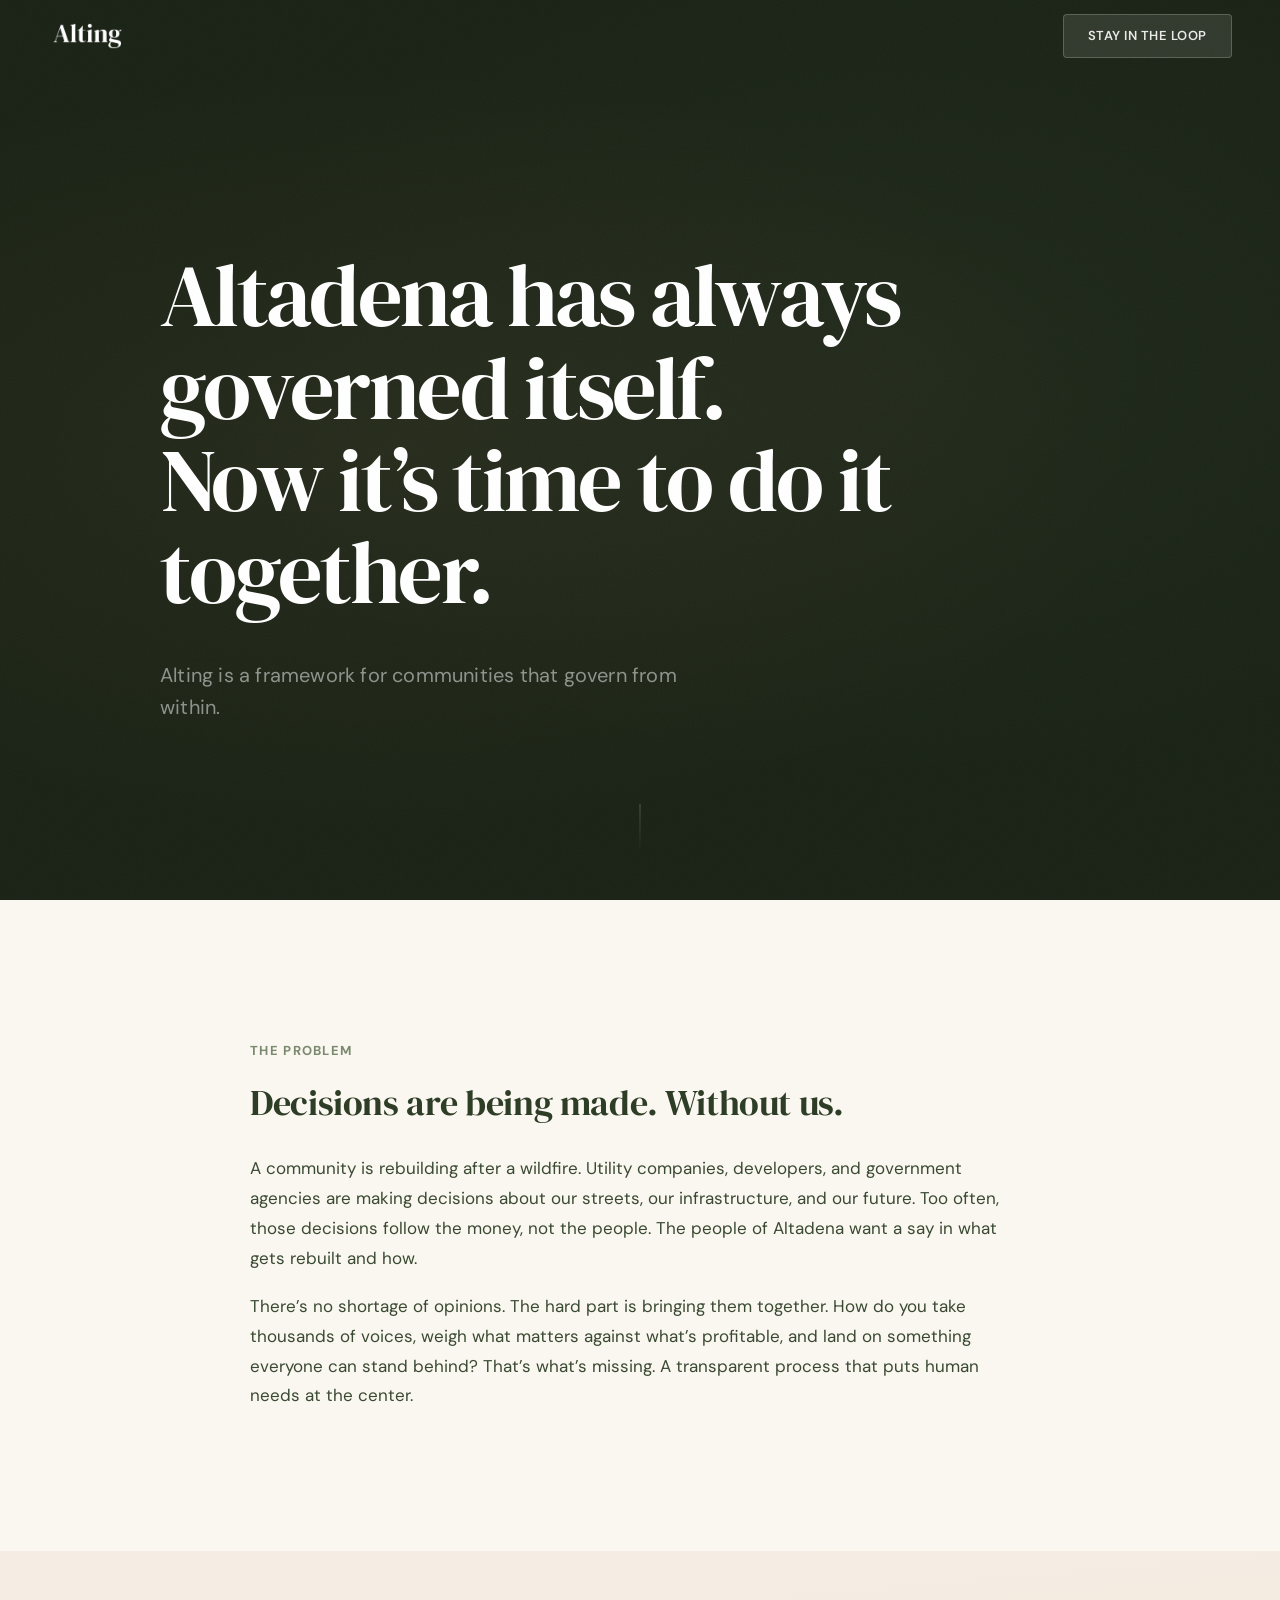
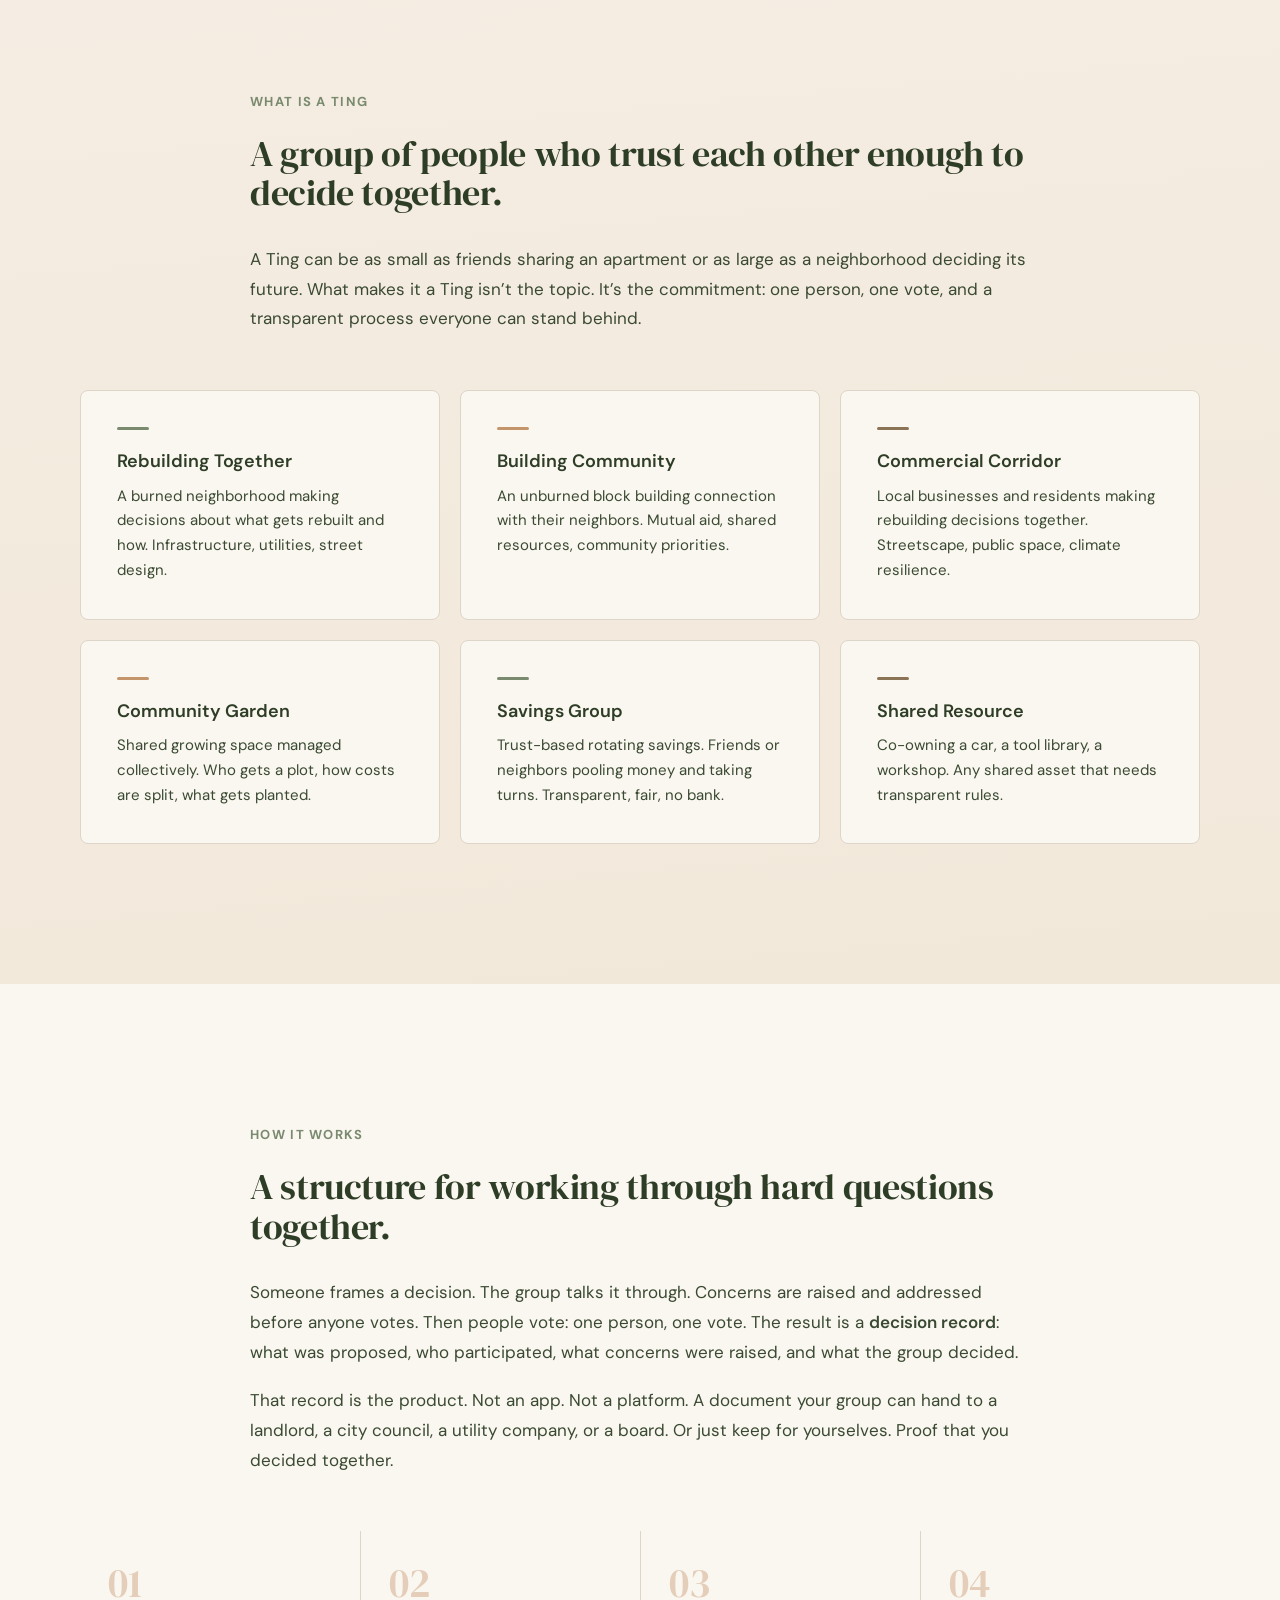
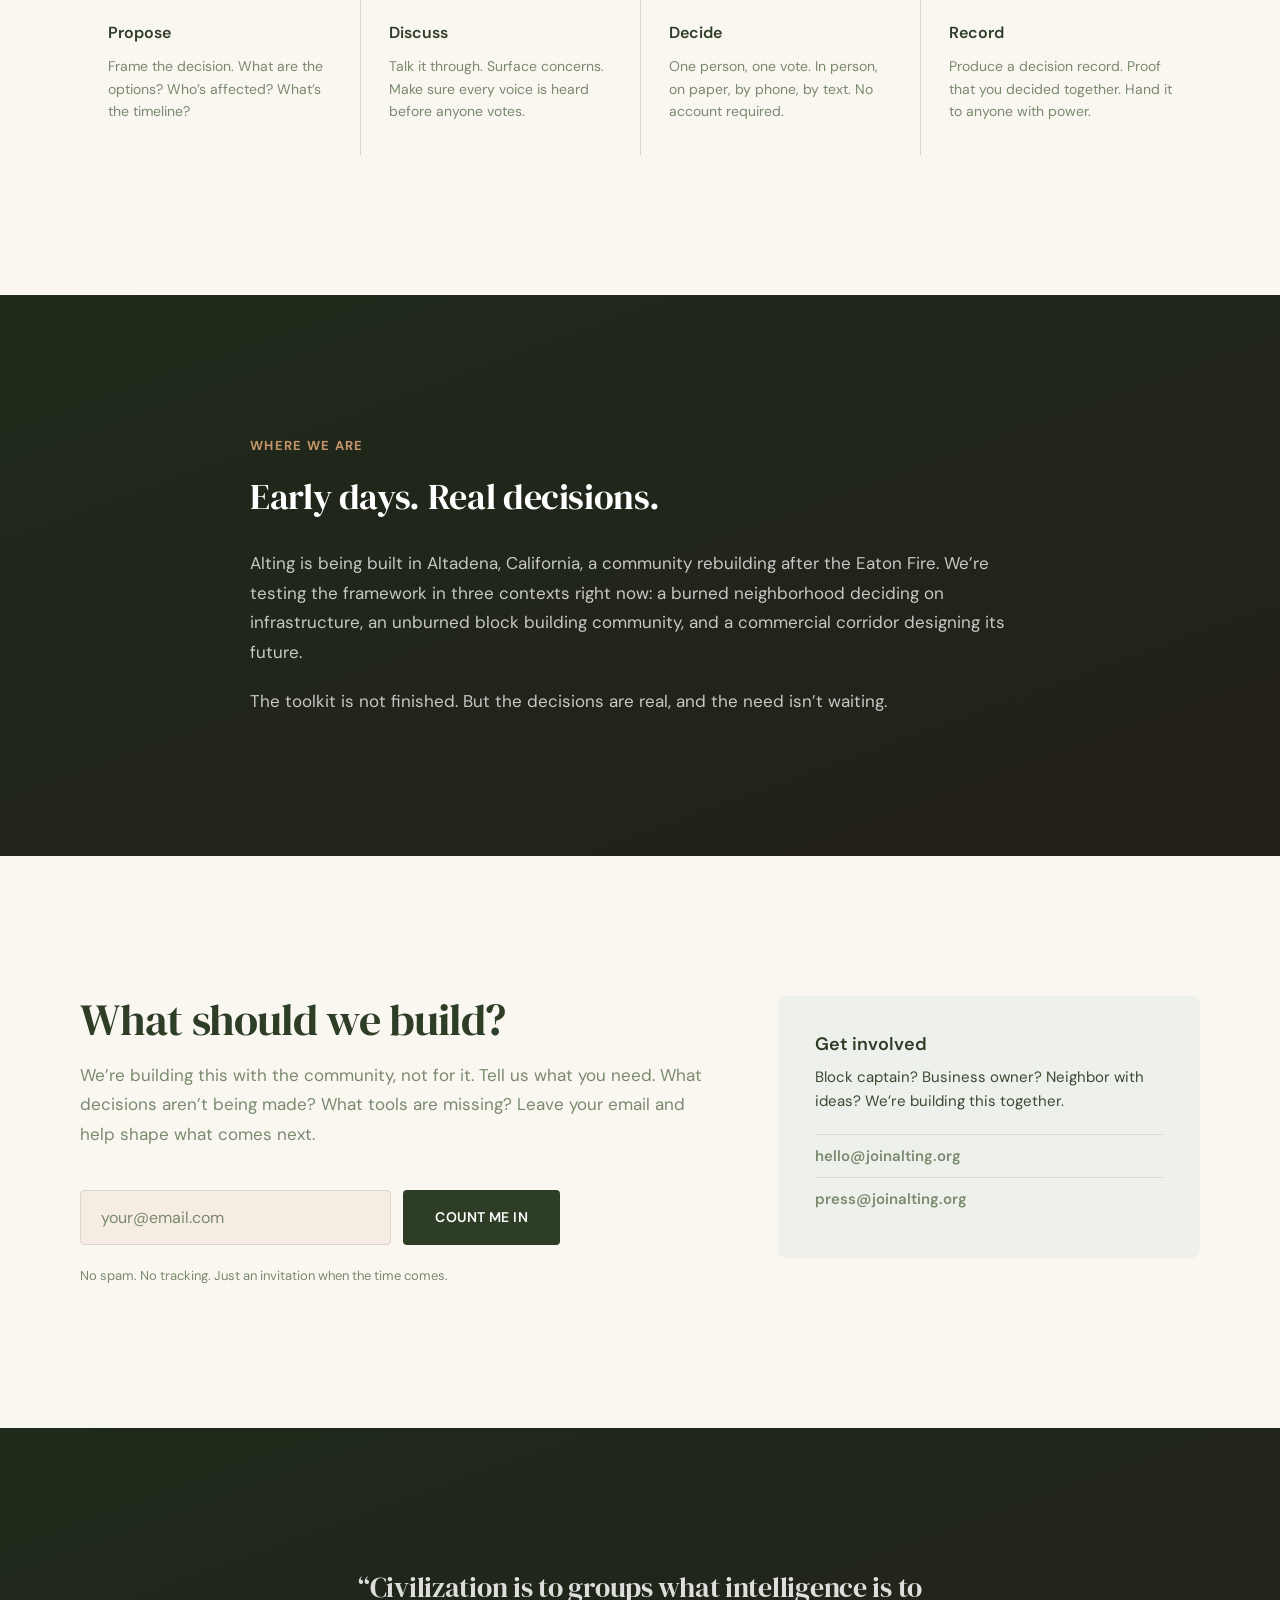
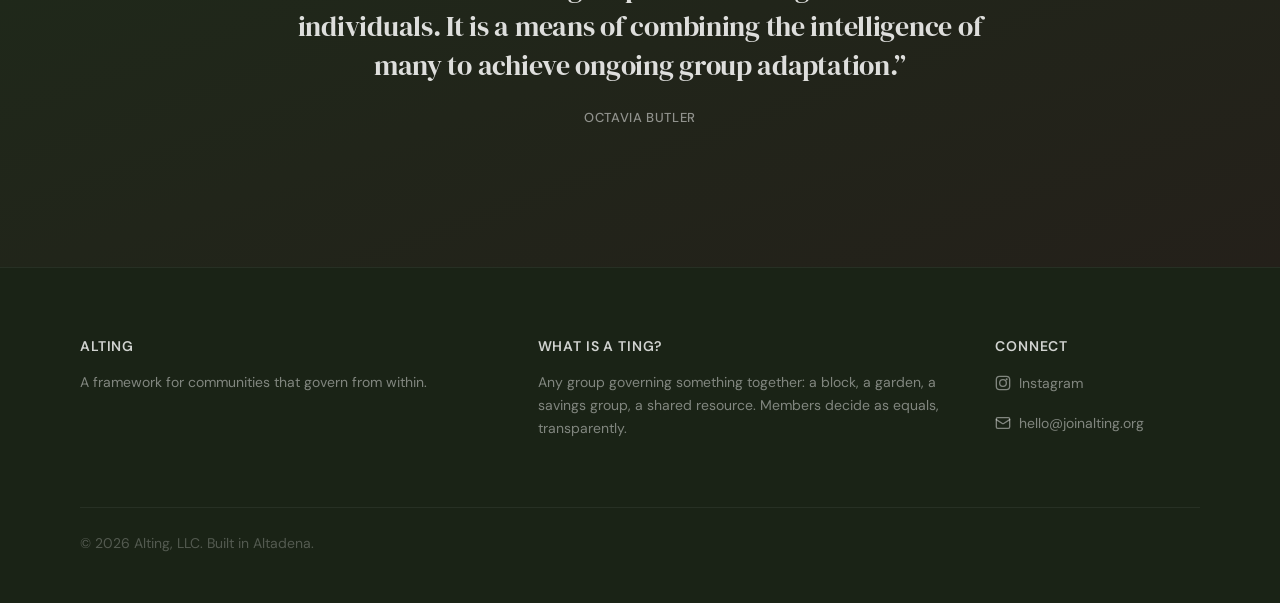
<file: index.html>
<!DOCTYPE html>
<html lang="en">
<head>
  <meta charset="UTF-8">
  <meta name="viewport" content="width=device-width, initial-scale=1.0">
  <title>Alting &mdash; Govern From Within</title>
  <meta name="description" content="Alting is a framework for communities that govern from within. Built in Altadena, California.">

  <!-- Open Graph -->
  <meta property="og:type" content="website">
  <meta property="og:url" content="https://joinalting.org/">
  <meta property="og:title" content="Alting &mdash; Govern From Within">
  <meta property="og:description" content="A framework for communities that govern from within. Piloting in Altadena, California.">
  <meta property="og:image" content="https://joinalting.org/img/og-image.png">
  <meta property="og:image:width" content="1200">
  <meta property="og:image:height" content="630">

  <!-- Twitter/X -->
  <meta name="twitter:card" content="summary_large_image">
  <meta name="twitter:title" content="Alting &mdash; Govern From Within">
  <meta name="twitter:description" content="A framework for communities that govern from within. Piloting in Altadena, California.">
  <meta name="twitter:image" content="https://joinalting.org/img/og-image.png">
  <link rel="icon" type="image/x-icon" href="/favicon.ico">
  <link rel="icon" type="image/png" sizes="32x32" href="/favicon-32x32.png">
  <link rel="apple-touch-icon" sizes="180x180" href="/apple-touch-icon.png">
  <link rel="preconnect" href="https://fonts.googleapis.com">
  <link rel="preconnect" href="https://fonts.gstatic.com" crossorigin>
  <link href="https://fonts.googleapis.com/css2?family=DM+Sans:wght@400;500;600;700&family=DM+Serif+Display&display=swap" rel="stylesheet">
  <link rel="stylesheet" href="css/landing.css">
</head>
<body>

  <!-- Header -->
  <header class="header">
    <a href="/" class="header__wordmark">
      <img src="img/alting-wordmark-white.png" alt="Alting" class="header__wordmark-img header__wordmark-img--white">
      <img src="img/alting-wordmark-ink.png" alt="Alting" class="header__wordmark-img header__wordmark-img--ink">
    </a>
    <a href="#capture" class="header__cta">Stay in the Loop</a>
  </header>

  <!-- 1. Hero -->
  <section class="hero">
    <div class="container--narrow">
      <h1>Altadena has always governed itself.<br>Now it&rsquo;s time to do it together.</h1>
      <p class="hero__sub">Alting is a framework for communities that govern from within.</p>
    </div>
    <div class="hero__scroll">
      <div class="hero__scroll-line"></div>
    </div>
  </section>

  <!-- 2. The Problem -->
  <section class="section section--white">
    <div class="container--narrow">
      <p class="section__label">The Problem</p>
      <h2 class="section__heading">Decisions are being made. Without us.</h2>
      <p>A community is rebuilding after a wildfire. Utility companies, developers, and government agencies are making decisions about our streets, our infrastructure, and our future. Too often, those decisions follow the money, not the people. The people of Altadena want a say in what gets rebuilt and how.</p>
      <p>There&rsquo;s no shortage of opinions. The hard part is bringing them together. How do you take thousands of voices, weigh what matters against what&rsquo;s profitable, and land on something everyone can stand behind? That&rsquo;s what&rsquo;s missing. A transparent process that puts human needs at the center.</p>
    </div>
  </section>

  <!-- 3. What Is a Ting -->
  <section class="section section--cream">
    <div class="container--narrow">
      <p class="section__label">What Is a Ting</p>
      <h2 class="section__heading">A group of people who trust each other enough to decide together.</h2>
      <p>A Ting can be as small as friends sharing an apartment or as large as a neighborhood deciding its future. What makes it a Ting isn&rsquo;t the topic. It&rsquo;s the commitment: one person, one vote, and a transparent process everyone can stand behind.</p>
    </div>
    <div class="container">
      <div class="grid grid--3" style="margin-top: 56px;">
        <div class="card">
          <div class="card__accent"></div>
          <h3 class="card__title">Rebuilding Together</h3>
          <p class="card__text">A burned neighborhood making decisions about what gets rebuilt and how. Infrastructure, utilities, street design.</p>
        </div>
        <div class="card">
          <div class="card__accent"></div>
          <h3 class="card__title">Building Community</h3>
          <p class="card__text">An unburned block building connection with their neighbors. Mutual aid, shared resources, community priorities.</p>
        </div>
        <div class="card">
          <div class="card__accent"></div>
          <h3 class="card__title">Commercial Corridor</h3>
          <p class="card__text">Local businesses and residents making rebuilding decisions together. Streetscape, public space, climate resilience.</p>
        </div>
        <div class="card">
          <div class="card__accent"></div>
          <h3 class="card__title">Community Garden</h3>
          <p class="card__text">Shared growing space managed collectively. Who gets a plot, how costs are split, what gets planted.</p>
        </div>
        <div class="card">
          <div class="card__accent"></div>
          <h3 class="card__title">Savings Group</h3>
          <p class="card__text">Trust-based rotating savings. Friends or neighbors pooling money and taking turns. Transparent, fair, no bank.</p>
        </div>
        <div class="card">
          <div class="card__accent"></div>
          <h3 class="card__title">Shared Resource</h3>
          <p class="card__text">Co-owning a car, a tool library, a workshop. Any shared asset that needs transparent rules.</p>
        </div>
      </div>
    </div>
  </section>

  <!-- 4. How It Works -->
  <section class="section section--white">
    <div class="container--narrow">
      <p class="section__label">How It Works</p>
      <h2 class="section__heading">A structure for working through hard questions together.</h2>
      <p>Someone frames a decision. The group talks it through. Concerns are raised and addressed before anyone votes. Then people vote: one person, one vote. The result is a <strong>decision record</strong>: what was proposed, who participated, what concerns were raised, and what the group decided.</p>
      <p>That record is the product. Not an app. Not a platform. A document your group can hand to a landlord, a city council, a utility company, or a board. Or just keep for yourselves. Proof that you decided together.</p>
    </div>
    <div class="container">
      <div class="process">
        <div class="process__step">
          <div class="process__number">01</div>
          <div class="process__title">Propose</div>
          <p class="process__text">Frame the decision. What are the options? Who&rsquo;s affected? What&rsquo;s the timeline?</p>
        </div>
        <div class="process__step">
          <div class="process__number">02</div>
          <div class="process__title">Discuss</div>
          <p class="process__text">Talk it through. Surface concerns. Make sure every voice is heard before anyone votes.</p>
        </div>
        <div class="process__step">
          <div class="process__number">03</div>
          <div class="process__title">Decide</div>
          <p class="process__text">One person, one vote. In person, on paper, by phone, by text. No account required.</p>
        </div>
        <div class="process__step">
          <div class="process__number">04</div>
          <div class="process__title">Record</div>
          <p class="process__text">Produce a decision record. Proof that you decided together. Hand it to anyone with power.</p>
        </div>
      </div>
    </div>
  </section>

  <!-- 5. Where We Are -->
  <section class="section section--dark">
    <div class="container--narrow">
      <p class="section__label">Where We Are</p>
      <h2 class="section__heading">Early days. Real decisions.</h2>
      <p>Alting is being built in Altadena, California, a community rebuilding after the Eaton Fire. We&rsquo;re testing the framework in three contexts right now: a burned neighborhood deciding on infrastructure, an unburned block building community, and a commercial corridor designing its future.</p>
      <p>The toolkit is not finished. But the decisions are real, and the need isn&rsquo;t waiting.</p>
    </div>
  </section>

  <!-- 6. CTA -->
  <section id="capture" class="section section--white">
    <div class="container capture__row">
      <div class="capture">
        <div id="capture-content">
          <h2 class="capture__headline">What should we build?</h2>
          <p class="capture__sub">We&rsquo;re building this with the community, not for it. Tell us what you need. What decisions aren&rsquo;t being made? What tools are missing? Leave your email and help shape what comes next.</p>
          <form id="capture-form" class="capture__form" action="https://formspree.io/f/mqedojry" method="POST">
            <input class="capture__input" type="email" name="email" placeholder="your@email.com" required>
            <button class="capture__button" type="submit">Count Me In</button>
          </form>
          <p class="capture__privacy">No spam. No tracking. Just an invitation when the time comes.</p>
        </div>
        <div id="capture-thanks" hidden>
          <h2 class="capture__headline">You&rsquo;re in.</h2>
          <p class="capture__sub">We&rsquo;ll be in touch when it&rsquo;s time.</p>
        </div>
      </div>
      <div class="capture__contact card card--sage">
        <h3 class="card__title">Get involved</h3>
        <p class="card__text">Block captain? Business owner? Neighbor with ideas? We&rsquo;re building this together.</p>
        <ul class="capture__contact-list">
          <li><a href="mailto:hello@joinalting.org">hello@joinalting.org</a></li>
          <li><a href="mailto:press@joinalting.org">press@joinalting.org</a></li>
        </ul>
      </div>
    </div>
  </section>

  <script>
    window.addEventListener('scroll', function() {
      document.querySelector('.header').classList.toggle('header--scrolled', window.scrollY > 40);
    });

    document.getElementById('capture-form').addEventListener('submit', function(e) {
      e.preventDefault();
      var form = this;
      fetch(form.action, { method: 'POST', body: new FormData(form), headers: { 'Accept': 'application/json' } })
        .then(function(r) {
          if (r.ok) {
            document.getElementById('capture-content').hidden = true;
            document.getElementById('capture-thanks').hidden = false;
          }
        });
    });
  </script>

  <!-- Pull Quote -->
  <section class="pull-quote">
    <blockquote>
      &ldquo;Civilization is to groups what intelligence is to individuals. It is a means of combining the intelligence of many to achieve ongoing group adaptation.&rdquo;
      <cite>Octavia Butler</cite>
    </blockquote>
  </section>

  <!-- Footer -->
  <footer class="footer">
    <div class="footer__grid">
      <div>
        <h3>Alting</h3>
        <p>A framework for communities that govern from within.</p>
      </div>
      <div>
        <h3>What is a Ting?</h3>
        <p>Any group governing something together: a block, a garden, a savings group, a shared resource. Members decide as equals, transparently.</p>
      </div>
      <div>
        <h3>Connect</h3>
        <ul class="footer__social">
          <li><a href="https://instagram.com/joinalting" target="_blank" rel="noopener"><svg width="16" height="16" viewBox="0 0 24 24" fill="none" stroke="currentColor" stroke-width="2" stroke-linecap="round" stroke-linejoin="round"><rect x="2" y="2" width="20" height="20" rx="5" ry="5"/><circle cx="12" cy="12" r="5"/><circle cx="17.5" cy="6.5" r="1.5" fill="currentColor" stroke="none"/></svg> Instagram</a></li>
          <li><a href="mailto:hello@joinalting.org"><svg width="16" height="16" viewBox="0 0 24 24" fill="none" stroke="currentColor" stroke-width="2" stroke-linecap="round" stroke-linejoin="round"><rect x="2" y="4" width="20" height="16" rx="2"/><path d="m22 7-8.97 5.7a1.94 1.94 0 0 1-2.06 0L2 7"/></svg> hello@joinalting.org</a></li>
        </ul>
      </div>
    </div>
    <div class="footer__bottom">
      <p>&copy; 2026 Alting, LLC. Built in Altadena.</p>
    </div>
  </footer>

</body>
</html>
</file>
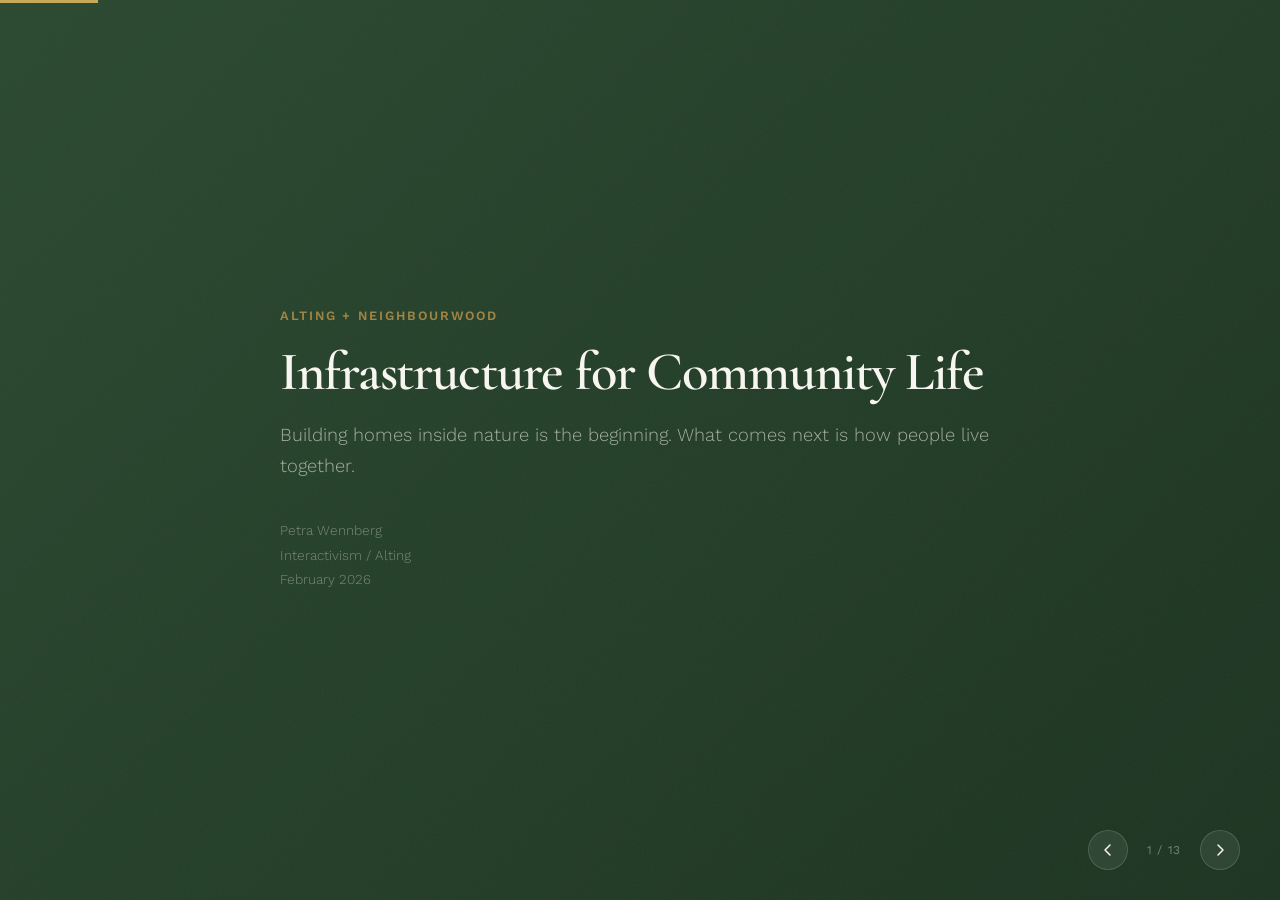
<file: neighbourwood-deck.html>
<!DOCTYPE html>
<html lang="en">
<head>
<meta charset="UTF-8">
<meta name="viewport" content="width=device-width, initial-scale=1.0">
<title>Alting + NeighbourWood — Infrastructure for Community Life</title>
<link rel="preconnect" href="https://fonts.googleapis.com">
<link rel="preconnect" href="https://fonts.gstatic.com" crossorigin>
<link href="https://fonts.googleapis.com/css2?family=Cormorant+Garamond:wght@400;500;600;700&family=Work+Sans:wght@300;400;500;600&display=swap" rel="stylesheet">
<style>
  *, *::before, *::after { box-sizing: border-box; margin: 0; padding: 0; }

  :root {
    --ink: #1a1a18;
    --paper: #f8f6f0;
    --warm: #d8ddd4;
    --warm-white: #fffef9;
    --accent: #b59a3b;
    --accent-light: #c9a959;
    --muted: #5a5a58;
    --highlight: #c9a959;
    --forest-deep: #2d4a32;
    --forest-mid: #4a7c4a;
    --forest-light: #5a8a4a;
    --bronze: #a08545;
    --sage: #9caf88;
  }

  html, body {
    height: 100%;
    overflow: hidden;
    background: var(--forest-deep);
    font-family: 'Work Sans', sans-serif;
  }

  /* Subtle texture overlay */
  body::after {
    content: ''; position: fixed; inset: 0; pointer-events: none; z-index: 200;
    opacity: 0.02;
    background-image: url("data:image/svg+xml,%3Csvg viewBox='0 0 400 400' xmlns='http://www.w3.org/2000/svg'%3E%3Cfilter id='n'%3E%3CfeTurbulence type='fractalNoise' baseFrequency='0.9' numOctaves='4' stitchTiles='stitch'/%3E%3C/filter%3E%3Crect width='100%25' height='100%25' filter='url(%23n)'/%3E%3C/svg%3E");
  }

  .deck { position: relative; width: 100%; height: 100%; }

  .slide {
    position: absolute; inset: 0;
    display: flex; align-items: flex-start; justify-content: center;
    opacity: 0; pointer-events: none;
    transition: opacity 0.5s ease;
    background: var(--warm-white);
    overflow-y: auto;
    padding-top: 40px; padding-bottom: 40px;
  }
  .slide.active { opacity: 1; pointer-events: auto; }

  .slide-inner { width: 100%; max-width: 880px; padding: 60px 80px; }

  h1 {
    font-family: 'Cormorant Garamond', serif; font-weight: 600;
    font-size: 4rem; line-height: 1.1; color: var(--forest-deep);
    margin-bottom: 0.5em; letter-spacing: -0.02em;
  }
  h2 {
    font-family: 'Cormorant Garamond', serif; font-weight: 500;
    font-size: 2.8rem; line-height: 1.2; color: var(--forest-deep);
    margin-bottom: 0.6em; letter-spacing: -0.01em;
  }
  h3 {
    font-family: 'Work Sans', sans-serif; font-weight: 600;
    font-size: 0.8rem; text-transform: uppercase; letter-spacing: 0.15em;
    color: var(--bronze); margin-bottom: 1.5em;
  }
  p {
    font-size: 1.1rem; line-height: 1.7; color: var(--ink);
    margin-bottom: 0.9em; font-weight: 300;
  }
  p:last-child { margin-bottom: 0; }
  .lead { font-size: 1.25rem; line-height: 1.6; font-weight: 500; }
  strong { font-weight: 500; color: var(--forest-deep); }
  em { font-style: italic; color: var(--muted); }
  .quiet { color: var(--muted); font-weight: 300; }
  .highlight { color: var(--accent); font-weight: 600; }

  .big-quote {
    font-family: 'Cormorant Garamond', serif;
    font-size: 1.8rem; line-height: 1.4; font-style: italic;
    color: var(--forest-deep); border-left: 3px solid var(--forest-mid);
    padding-left: 1.2em; margin: 1em 0;
  }
  .big-statement {
    font-family: 'Cormorant Garamond', serif;
    font-size: 2.4rem; line-height: 1.3; color: var(--ink);
    letter-spacing: -0.02em;
  }

  ul { list-style: none; margin: 0.5em 0 1em; }
  ul li {
    font-size: 1.1rem; line-height: 1.7; font-weight: 300;
    color: var(--ink); padding: 0.25em 0 0.25em 1.4em; position: relative;
  }
  ul li::before {
    content: ''; position: absolute; left: 0; top: 0.8em;
    width: 5px; height: 5px; border-radius: 50%; background: var(--forest-mid);
  }

  /* Comparison */
  .compare {
    display: grid; grid-template-columns: 1fr 1fr;
    margin: 1.2em 0; border-top: 2px solid var(--forest-deep);
  }
  .compare-col { padding: 1.2em 1.2em 1.2em 0; }
  .compare-col:last-child { padding-left: 1.2em; border-left: 1px solid var(--warm); }
  .compare-header {
    font-family: 'Work Sans', sans-serif; font-weight: 600;
    font-size: 0.75rem; text-transform: uppercase; letter-spacing: 0.1em;
    color: var(--muted); margin-bottom: 0.8em;
  }
  .compare-col.human .compare-header { color: var(--forest-mid); }
  .compare-item { font-size: 1.05rem; line-height: 1.5; font-weight: 300; padding: 0.3em 0; color: var(--ink); }
  .compare-col.extraction .compare-item { color: var(--muted); }

  /* Ting cards */
  .ting-grid {
    display: grid; grid-template-columns: 1fr 1fr 1fr; gap: 1.2em;
    margin: 1em 0;
  }
  .ting-card {
    background: var(--warm-white);
    border: 1px solid rgba(45,74,50,0.08); padding: 1.4em;
    border-radius: 0.75em; position: relative; overflow: hidden;
    transition: box-shadow 0.3s ease;
  }
  .ting-card::before {
    content: ''; position: absolute; top: 0; left: 0; width: 4px; height: 100%;
    background: linear-gradient(180deg, var(--forest-light) 0%, var(--bronze) 100%);
  }
  .ting-card h4 {
    font-family: 'Cormorant Garamond', serif; font-weight: 600;
    font-size: 1.15rem; color: var(--forest-deep); margin-bottom: 0.5em;
  }
  .ting-card p {
    font-size: 0.9rem; line-height: 1.5; margin-bottom: 0.5em;
  }

  /* Flow diagram */
  .flow {
    display: flex; align-items: center; justify-content: flex-start;
    gap: 0; margin: 1.5em 0;
    border: 1px solid rgba(248,246,240,0.15); border-radius: 8px;
    padding: 1em 1.4em;
  }
  .flow-step { text-align: left; }
  .flow-step .flow-label {
    font-family: 'Work Sans', sans-serif; font-weight: 600;
    font-size: 0.7rem; text-transform: uppercase; letter-spacing: 0.08em;
    color: var(--accent);
  }
  .flow-step .flow-text { display: none; }
  .flow-arrow {
    font-size: 1.2rem; color: var(--muted);
    flex-shrink: 0; padding: 0 1em;
  }

  /* Walls */
  .walls { list-style: none; margin: 0.8em 0; border-top: 1px solid var(--warm); }
  .walls li {
    font-size: 0.95rem; line-height: 1.5; font-weight: 300;
    padding: 0.5em 0; border-bottom: 1px solid var(--warm);
    padding-left: 0; display: flex; gap: 0.6em;
  }
  .walls li::before { content: none; }
  .walls .wall-name { font-weight: 500; white-space: nowrap; min-width: 200px; }
  .walls .wall-desc { color: var(--muted); }

  /* Dark slides */
  .slide.dark { background: linear-gradient(135deg, var(--forest-deep) 0%, #1e3623 100%); }
  .slide.dark h1, .slide.dark h2, .slide.dark p, .slide.dark li,
  .slide.dark .big-statement, .slide.dark strong { color: var(--paper); }
  .slide.dark h3 { color: var(--accent-light); }
  .slide.dark .quiet { color: rgba(248,246,240,0.55); }
  .slide.dark .highlight { color: var(--accent-light); }
  .slide.dark .flow-label { color: var(--accent-light); }
  .slide.dark .flow-arrow { color: rgba(248,246,240,0.35); }
  .slide.dark .big-quote { color: var(--paper); border-left-color: var(--accent-light); }
  .slide.dark ul li::before { background: var(--accent-light); }
  .slide.dark .walls { border-top-color: rgba(248,246,240,0.12); }
  .slide.dark .walls li { border-bottom-color: rgba(248,246,240,0.12); }
  .slide.dark .walls .wall-desc { color: rgba(248,246,240,0.55); }
  .slide.dark .lead { color: rgba(248,246,240,0.95); }

  /* Title slide */
  .slide.title-slide, .slide.closing { align-items: center; padding-top: 0; padding-bottom: 0; }
  .slide.title-slide { background: linear-gradient(135deg, var(--forest-deep) 0%, #1e3623 100%); }
  .title-slide h1 { font-size: 3.4rem; color: var(--paper); margin-bottom: 0.3em; }
  .title-slide .subtitle { font-size: 1.15rem; color: rgba(248,246,240,0.6); font-weight: 300; margin-bottom: 2em; }
  .title-slide .meta { font-size: 0.85rem; color: rgba(248,246,240,0.4); font-weight: 300; line-height: 1.8; }

  /* Nav */
  .nav {
    position: fixed; bottom: 30px; right: 40px;
    display: flex; align-items: center; gap: 16px; z-index: 100;
  }
  .nav-btn {
    width: 40px; height: 40px; border-radius: 50%;
    border: 1px solid rgba(45,74,50,0.15); background: rgba(255,255,255,0.75);
    backdrop-filter: blur(10px); cursor: pointer;
    display: flex; align-items: center; justify-content: center;
    transition: all 0.2s; color: var(--forest-deep);
  }
  .nav.on-dark .nav-btn { border-color: rgba(248,246,240,0.15); background: rgba(248,246,240,0.08); color: var(--paper); }
  .nav-btn:hover { background: rgba(45,74,50,0.08); }
  .nav.on-dark .nav-btn:hover { background: rgba(248,246,240,0.15); }
  .nav-count { font-size: 0.75rem; color: var(--muted); font-weight: 400; letter-spacing: 0.05em; min-width: 40px; text-align: center; }
  .nav.on-dark .nav-count { color: rgba(248,246,240,0.4); }

  .progress { position: fixed; top: 0; left: 0; height: 3px; background: var(--forest-mid); transition: width 0.4s ease; z-index: 100; }

  /* ── Mockup pair layout ── */
  .mockup-pair {
    display: flex; gap: 28px; align-items: flex-start; justify-content: center;
    margin: 1em auto 0;
  }
  .mockup-pair .mockup-label {
    font-family: 'Work Sans', sans-serif; font-weight: 600;
    font-size: 0.65rem; text-transform: uppercase; letter-spacing: 0.1em;
    color: var(--muted); text-align: center; margin-bottom: 8px;
  }

  /* ── Browser mockup ── */
  .mockup-browser {
    background: #fff; border-radius: 8px; overflow: hidden;
    box-shadow: 0 4px 24px rgba(45,74,50,0.12), 0 1px 3px rgba(0,0,0,0.06);
    max-width: 680px; margin: 1.2em auto 0;
    border: 1px solid rgba(45,74,50,0.08);
  }
  .mockup-pair .mockup-browser { flex: 1; min-width: 0; margin: 0; }
  .mockup-chrome {
    background: #f0eeeb; padding: 7px 12px; display: flex; align-items: center; gap: 8px;
    border-bottom: 1px solid #e0ddd8;
  }
  .mockup-dots { display: flex; gap: 4px; }
  .mockup-dots span { width: 7px; height: 7px; border-radius: 50%; }
  .mockup-dots span:nth-child(1) { background: #ee6a5f; }
  .mockup-dots span:nth-child(2) { background: #f5bd4f; }
  .mockup-dots span:nth-child(3) { background: #62c554; }
  .mockup-url {
    flex: 1; background: #fff; border-radius: 4px; padding: 3px 8px;
    font-size: 0.58rem; color: #8C8686; font-family: 'Work Sans', sans-serif;
    display: flex; align-items: center; gap: 4px;
  }
  .mockup-url .lock { color: var(--forest-mid); font-size: 0.55rem; }

  /* Browser sidebar nav */
  .mockup-with-sidebar {
    display: flex; font-family: 'Work Sans', -apple-system, sans-serif;
  }
  .mockup-sidenav {
    width: 72px; background: #F2F7F4; border-right: 1px solid #d8ddd4;
    padding: 10px 0 8px; flex-shrink: 0;
  }
  .mockup-sidenav-brand {
    text-align: center; padding: 0 4px 8px; margin-bottom: 4px;
    border-bottom: 1px solid #d8ddd4;
  }
  .mockup-sidenav-brand .sn-seal {
    width: 28px; height: 28px; border-radius: 50%;
    background: var(--forest-deep); margin: 0 auto 3px;
    display: flex; align-items: center; justify-content: center;
    font-size: 0.32rem; color: var(--paper); font-weight: 700;
  }
  .mockup-sidenav-brand .sn-name {
    font-size: 0.38rem; font-weight: 600; color: var(--forest-deep); line-height: 1.2;
  }
  .mockup-sidenav-item {
    display: flex; align-items: center; gap: 4px;
    padding: 4px 8px; font-size: 0.42rem; color: #544F4F;
    font-weight: 500; cursor: default;
  }
  .mockup-sidenav-item svg { width: 10px; height: 10px; flex-shrink: 0; stroke: #8C8686; }
  .mockup-sidenav-item.active {
    background: rgba(74,124,74,0.12); color: var(--forest-deep); border-right: 2px solid var(--forest-mid);
  }
  .mockup-sidenav-item.active svg { stroke: var(--forest-mid); }

  /* Browser page content */
  .mockup-page {
    flex: 1; padding: 14px 16px 16px;
    font-family: 'Work Sans', -apple-system, sans-serif;
    overflow: hidden;
  }

  /* ── Phone mockup ── */
  .mockup-phone-wrap { flex-shrink: 0; }
  .mockup-phone {
    width: 196px; background: #f0eeeb; border-radius: 24px; padding: 4px;
    box-shadow: 0 12px 40px rgba(45,74,50,0.18), 0 2px 8px rgba(0,0,0,0.08),
      inset 0 0 0 1px rgba(255,255,255,0.18);
  }
  .mockup-screen {
    background: #fff; border-radius: 20px; overflow: hidden;
    display: flex; flex-direction: column; height: 424px;
  }

  /* Dynamic Island + status bar */
  .mockup-di-bar {
    display: flex; justify-content: space-between; align-items: flex-start;
    padding: 8px 18px 0; background: #fff; position: relative;
  }
  .mockup-di-bar .sb-time {
    font-size: 0.48rem; font-weight: 600; color: #1E1919;
    font-family: 'Work Sans', -apple-system, sans-serif;
    margin-top: 2px;
  }
  .mockup-di-bar .sb-icons {
    display: flex; gap: 3px; align-items: center; margin-top: 2px;
  }
  .mockup-di-bar .sb-icons svg { width: 9px; height: 9px; }
  .mockup-di-pill {
    position: absolute; left: 50%; transform: translateX(-50%); top: 6px;
    width: 52px; height: 14px; background: #e0ddd8; border-radius: 12px;
  }

  /* App header */
  .mockup-app-header {
    background: #fff; padding: 8px 12px 8px 16px;
    border-bottom: 1px solid #d8ddd4;
    font-family: 'Work Sans', -apple-system, sans-serif;
    display: flex; align-items: center; justify-content: space-between;
  }
  .mockup-app-header .ah-zone {
    font-size: 0.78rem; font-weight: 700; color: var(--forest-deep); margin-bottom: 1px;
  }
  .mockup-app-header .ah-sub {
    font-size: 0.42rem; color: #8C8686; font-weight: 400;
  }
  .mockup-app-header .ah-hamburger {
    width: 16px; height: 16px; flex-shrink: 0; color: var(--forest-deep);
  }

  /* App content */
  .mockup-app-content {
    padding: 10px 12px 6px; flex: 1; overflow: hidden;
    font-family: 'Work Sans', -apple-system, sans-serif;
    background: var(--warm-white);
  }

  /* App cards */
  .app-card {
    background: #fff; border: 1px solid #d8ddd4; border-radius: 8px;
    padding: 10px 10px 8px; margin-bottom: 8px;
  }
  .app-card-header {
    display: flex; align-items: center; justify-content: space-between;
    margin-bottom: 6px;
  }
  .app-card .ac-badge {
    display: inline-flex; align-items: center; gap: 3px;
    font-size: 0.42rem; font-weight: 600; padding: 2px 6px; border-radius: 4px;
    font-family: 'Work Sans', sans-serif;
  }
  .app-card .ac-badge.delib { background: #FFF3E0; color: #D97917; }
  .app-card .ac-badge.info { background: rgba(74,124,74,0.1); color: var(--forest-mid); }
  .app-card .ac-badge.event { background: rgba(74,124,74,0.08); color: var(--forest-mid); }
  .app-card .ac-badge.woodland { background: rgba(74,124,74,0.1); color: var(--forest-deep); }
  .app-card .ac-date {
    font-size: 0.38rem; color: #8C8686; font-weight: 500;
  }
  .app-card .ac-title {
    font-size: 0.56rem; font-weight: 600; color: #1E1919; margin-bottom: 3px;
    line-height: 1.3;
  }
  .app-card .ac-desc {
    font-size: 0.42rem; color: #544F4F; line-height: 1.45; margin-bottom: 6px;
  }
  .app-card .ac-progress {
    height: 3px; background: #d8ddd4; border-radius: 4px; overflow: hidden;
    margin-bottom: 3px;
  }
  .app-card .ac-progress-fill { height: 100%; border-radius: 4px; }
  .app-card .ac-progress-fill.accent { background: var(--forest-mid); }
  .app-card .ac-progress-fill.green { background: var(--forest-light); }
  .app-card .ac-stat {
    font-size: 0.38rem; color: #8C8686; font-weight: 500;
  }
  .app-card .ac-actions {
    display: flex; gap: 4px; margin-top: 4px;
  }
  .app-card .ac-btn {
    font-size: 0.34rem; font-weight: 600; padding: 3px 8px; border-radius: 2rem;
    background: linear-gradient(135deg, var(--forest-mid), var(--forest-deep)); color: #fff; display: inline-block;
    font-family: 'Work Sans', -apple-system, sans-serif;
  }
  .app-card .ac-btn.ghost {
    background: transparent; color: var(--forest-mid); border: 1px solid var(--forest-mid);
  }
  .app-card .ac-event-row {
    display: flex; align-items: center; gap: 8px;
  }
  .app-card .ac-event-date {
    background: #F2F7F4; border-radius: 6px; padding: 4px 7px; text-align: center;
    flex-shrink: 0;
  }
  .app-card .ac-event-date .ed-month {
    font-size: 0.32rem; font-weight: 600; color: var(--forest-mid); text-transform: uppercase;
    letter-spacing: 0.05em;
  }
  .app-card .ac-event-date .ed-day {
    font-size: 0.68rem; font-weight: 700; color: var(--forest-deep); line-height: 1;
  }

  /* Home indicator pill */
  .mockup-home-ind {
    display: flex; justify-content: center; padding: 0 0 4px;
    background: rgba(255,255,255,0.92);
  }
  .mockup-home-ind span {
    width: 48px; height: 3px; background: #1E1919; border-radius: 3px; opacity: 0.2;
  }

  @media (max-width: 768px) {
    .slide-inner { padding: 60px 28px 40px; }
    h1 { font-size: 2.8rem; } h2 { font-size: 2.1rem; }
    .title-slide h1 { font-size: 2.4rem; }
    .big-statement { font-size: 1.7rem; } .big-quote { font-size: 1.4rem; }
    .compare { grid-template-columns: 1fr; }
    .compare-col:last-child { border-left: none; border-top: 1px solid var(--warm); padding-left: 0; }
    .ting-grid { grid-template-columns: 1fr; }
    .walls .wall-name { min-width: auto; }
    .walls li { flex-direction: column; gap: 0.2em; }
    .flow { flex-direction: column; gap: 0.8em; }
    .flow-arrow { transform: rotate(90deg); }
    .mockup-pair { flex-direction: column; align-items: center; gap: 20px; }
    .mockup-pair .mockup-browser { max-width: 100%; }
  }

  @media print {
    .slide { position: relative; opacity: 1; pointer-events: auto; page-break-after: always; min-height: 100vh; }
    .nav, .progress { display: none; }
  }
</style>
</head>
<body>

<div class="progress" id="progress"></div>
<div class="deck" id="deck">

  <!-- 1: TITLE -->
  <div class="slide title-slide active" data-theme="dark">
    <div class="slide-inner">
      <h3>Alting + NeighbourWood</h3>
      <h1>Infrastructure for Community Life</h1>
      <p class="subtitle">Building homes inside nature is the beginning. What comes next is how people live together.</p>
      <p class="meta">
        Petra Wennberg<br>
        Interactivism / Alting<br>
        February 2026
      </p>
    </div>
  </div>

  <!-- 2: THE OPPORTUNITY -->
  <div class="slide" data-theme="light">
    <div class="slide-inner">
      <h3>The opportunity</h3>
      <h2>NeighbourWood builds homes inside nature. But homes are not a community.</h2>
      <p class="lead">The 10-homes-per-hectare model creates proximity. Native woodland creates shared stewardship. But what creates <strong>collaboration</strong>?</p>
      <p>What do residents use to make decisions together? To manage shared resources? To coordinate planting days, resolve disagreements, and build the trust that turns ten households into a neighborhood?</p>
      <p>The physical infrastructure is extraordinary. The community infrastructure doesn&rsquo;t exist yet.</p>
    </div>
  </div>

  <!-- 3: THE GAP -->
  <div class="slide" data-theme="light">
    <div class="slide-inner">
      <h3>The gap</h3>
      <div class="compare">
        <div class="compare-col extraction">
          <div class="compare-header">What platforms measure</div>
          <div class="compare-item">Engagement</div>
          <div class="compare-item">Followers</div>
          <div class="compare-item">Likes</div>
          <div class="compare-item">Ad revenue</div>
          <div class="compare-item">Data yield</div>
        </div>
        <div class="compare-col human">
          <div class="compare-header">What communities need</div>
          <div class="compare-item">Trust</div>
          <div class="compare-item">Belonging</div>
          <div class="compare-item">Safety</div>
          <div class="compare-item">Agency</div>
          <div class="compare-item">Collaboration</div>
        </div>
      </div>
      <p>Current digital tools were not designed for co-living. They measure attention, not stewardship. They reward loudness, not deliberation. A NeighbourWood community needs infrastructure built for how neighbors actually live together.</p>
    </div>
  </div>

  <!-- 4: THE TOOLS SHAPE THE COMMUNITY -->
  <div class="slide dark" data-theme="dark">
    <div class="slide-inner">
      <h3>The deeper point</h3>
      <h2>The tools shape the community</h2>
      <p class="lead">WhatsApp groups fragment information. Email threads lose context. Facebook rewards engagement, not consensus. The medium is the governance.</p>
      <p>When ten households share woodland and common spaces, the tools they use to communicate are not neutral. They shape whether disagreements escalate or resolve. Whether decisions stick or unravel. Whether trust builds or erodes.</p>
      <div class="flow">
        <div class="flow-step">
          <div class="flow-label">Consistent information</div>
        </div>
        <div class="flow-arrow">&rarr;</div>
        <div class="flow-step">
          <div class="flow-label">Shared context</div>
        </div>
        <div class="flow-arrow">&rarr;</div>
        <div class="flow-step">
          <div class="flow-label">Trust</div>
        </div>
        <div class="flow-arrow">&rarr;</div>
        <div class="flow-step">
          <div class="flow-label">Collaboration</div>
        </div>
      </div>
      <p><strong>Alting&rsquo;s tools</strong> are designed so that <strong class="highlight">using them is the training</strong>. Transparent proposals teach people to propose clearly. Structured deliberation teaches people to listen. Shared dashboards keep everyone focused on what matters.</p>
    </div>
  </div>

  <!-- 5: WHAT ALTING IS -->
  <div class="slide" data-theme="light">
    <div class="slide-inner">
      <h3>The alternative</h3>
      <h1>Alting</h1>
      <p class="lead">Infrastructure for how people organize, collaborate, and govern together &mdash; built from the bottom up.</p>
      <p>Each community organization is called a <strong>Ting</strong>. A Ting can be a neighborhood, a co-living community, a water company, a land trust. Each Ting governs itself. Multiple Tings federate &mdash; sharing infrastructure, never overriding each other.</p>
      <p class="big-quote">A NeighbourWood community is a natural Ting &mdash; 10 households sharing land, woodland, and a stewardship commitment.</p>
      <p><strong>The smallest unit is a person.</strong> Every design decision flows from that. One person, one vote. Identity belongs to the person, not the platform. Consensus is tied to personhood, not tokens.</p>
    </div>
  </div>

  <!-- 6: A NEIGHBOURWOOD TING -->
  <div class="slide" data-theme="light">
    <div class="slide-inner">
      <h3>What it looks like</h3>
      <h2>A NeighbourWood Ting</h2>
      <p>Three pillars of shared life &mdash; all governed through the same transparent infrastructure.</p>
      <div class="ting-grid">
        <div class="ting-card">
          <h4>Community Governance</h4>
          <p>Proposals, structured deliberation, and voting on shared decisions. From communal space rules to annual budgets &mdash; every household has an equal voice.</p>
        </div>
        <div class="ting-card">
          <h4>Shared Resources</h4>
          <p>Tool libraries, communal space bookings, seasonal maintenance schedules. Transparent allocation of shared assets so nothing falls through the cracks.</p>
        </div>
        <div class="ting-card">
          <h4>Woodland Stewardship</h4>
          <p>Planting day coordination, wildlife surveys, stewardship tracking. The Woodland Bank held in trust &mdash; with governance that matches the commitment.</p>
        </div>
      </div>
    </div>
  </div>

  <!-- 7: MOCKUP -->
  <div class="slide" data-theme="light">
    <div class="slide-inner" style="max-width: 960px;">
      <h3>The experience</h3>
      <h2>One dashboard for community life</h2>
      <div class="mockup-pair">
      <div class="mockup-browser">
        <div class="mockup-chrome">
          <div class="mockup-dots"><span></span><span></span><span></span></div>
          <div class="mockup-url"><span class="lock">&#x1f512;</span> alting.org/ting/neighbourwood-pilot</div>
        </div>
        <div class="mockup-with-sidebar">
          <div class="mockup-sidenav">
            <div class="mockup-sidenav-brand">
              <div class="sn-seal">NW</div>
              <div class="sn-name">Neighbour&shy;Wood<br>Pilot</div>
            </div>
            <div class="mockup-sidenav-item active"><svg viewBox="0 0 24 24" fill="none" stroke="currentColor" stroke-width="2"><path d="M3 9l9-7 9 7v11a2 2 0 01-2 2H5a2 2 0 01-2-2z"/></svg> Home</div>
            <div class="mockup-sidenav-item"><svg viewBox="0 0 24 24" fill="none" stroke="currentColor" stroke-width="2"><path d="M9 11l3 3L22 4"/><path d="M21 12v7a2 2 0 01-2 2H5a2 2 0 01-2-2V5a2 2 0 012-2h11"/></svg> Proposals</div>
            <div class="mockup-sidenav-item"><svg viewBox="0 0 24 24" fill="none" stroke="currentColor" stroke-width="2"><path d="M12 2.69l5.66 5.66a8 8 0 11-11.31 0z"/></svg> Woodland</div>
            <div class="mockup-sidenav-item"><svg viewBox="0 0 24 24" fill="none" stroke="currentColor" stroke-width="2"><rect x="2" y="7" width="20" height="14" rx="2"/><path d="M16 7V5a4 4 0 00-8 0v2"/></svg> Resources</div>
            <div class="mockup-sidenav-item"><svg viewBox="0 0 24 24" fill="none" stroke="currentColor" stroke-width="2"><path d="M17 21v-2a4 4 0 00-4-4H5a4 4 0 00-4 4v2"/><circle cx="9" cy="7" r="4"/><path d="M23 21v-2a4 4 0 00-3-3.87"/><path d="M16 3.13a4 4 0 010 7.75"/></svg> Neighbors</div>
            <div class="mockup-sidenav-item"><svg viewBox="0 0 24 24" fill="none" stroke="currentColor" stroke-width="2"><rect x="3" y="4" width="18" height="18" rx="2"/><line x1="16" y1="2" x2="16" y2="6"/><line x1="8" y1="2" x2="8" y2="6"/><line x1="3" y1="10" x2="21" y2="10"/></svg> Calendar</div>
          </div>
          <div class="mockup-page" style="background:#FAFAF8; padding: 10px 14px;">
            <!-- Header -->
            <div style="margin-bottom:6px;">
              <div style="font-size:0.72rem; font-weight:700; color:#1E1919; font-family:Work Sans,sans-serif;">NeighbourWood Pilot</div>
              <div style="font-size:0.4rem; color:#8C8686; margin-top:1px;">Dublin Commuter Belt &middot; 10 Households</div>
            </div>
            <!-- Active Proposals -->
            <div style="font-size:0.36rem; font-weight:600; color:#8C8686; text-transform:uppercase; letter-spacing:0.05em; margin-bottom:4px;">Active Proposals</div>
            <!-- Proposal: Planting Plan -->
            <div class="app-card">
              <div class="app-card-header">
                <span class="ac-badge delib"><svg width="7" height="7" viewBox="0 0 24 24" fill="none" stroke="currentColor" stroke-width="2.5"><circle cx="12" cy="12" r="10"/><path d="M12 6v6l4 2"/></svg> Deliberation</span>
                <span class="ac-date">3 days left</span>
              </div>
              <div class="ac-title">2026 Planting Plan &mdash; Native Oak &amp; Birch Mix</div>
              <div class="ac-desc">Choose the species mix for the spring woodland expansion. Three options proposed by the Stewardship Committee.</div>
              <div class="ac-progress"><div class="ac-progress-fill accent" style="width:70%;"></div></div>
              <div class="ac-stat">7 of 10 households responded</div>
              <div class="ac-actions"><span class="ac-btn">Weigh In</span><span class="ac-btn ghost">View Map</span></div>
            </div>
            <!-- Event -->
            <div class="app-card">
              <div class="app-card-header">
                <span class="ac-badge event"><svg width="7" height="7" viewBox="0 0 24 24" fill="none" stroke="currentColor" stroke-width="2.5"><rect x="3" y="4" width="18" height="18" rx="2"/><line x1="16" y1="2" x2="16" y2="6"/><line x1="8" y1="2" x2="8" y2="6"/><line x1="3" y1="10" x2="21" y2="10"/></svg> Upcoming</span>
              </div>
              <div class="ac-event-row">
                <div class="ac-event-date">
                  <div class="ed-month">Mar</div>
                  <div class="ed-day">22</div>
                </div>
                <div>
                  <div class="ac-title" style="margin-bottom:1px;">Spring Planting Day</div>
                  <div class="ac-desc" style="margin-bottom:0;">All households &middot; Woodland Bank, South Quadrant</div>
                </div>
              </div>
            </div>
            <!-- Woodland Stewardship -->
            <div style="font-size:0.36rem; font-weight:600; color:#8C8686; text-transform:uppercase; letter-spacing:0.05em; margin:6px 0 4px;">Woodland Stewardship</div>
            <div style="background:rgba(74,124,74,0.08); border:1px solid rgba(74,124,74,0.15); border-radius:6px; padding:7px 9px; margin-bottom:8px;">
              <div style="display:flex; justify-content:space-between; align-items:center; margin-bottom:4px;">
                <div style="font-size:0.44rem; font-weight:600; color:#1E1919; font-family:Work Sans,sans-serif;">2025&ndash;26 Stewardship Progress</div>
                <div style="font-size:0.36rem; font-weight:600; color:#4a7c4a;">68%</div>
              </div>
              <div style="height:4px; background:rgba(74,124,74,0.2); border-radius:4px; overflow:hidden;">
                <div style="width:68%; height:100%; background:#4a7c4a; border-radius:4px;"></div>
              </div>
              <div style="display:flex; justify-content:space-between; margin-top:4px; font-size:0.34rem; color:#544F4F; font-family:Work Sans,sans-serif;">
                <span>340 of 500 native trees planted</span>
                <span>4 wildlife surveys completed</span>
              </div>
            </div>
            <!-- Recent Decisions -->
            <div style="font-size:0.36rem; font-weight:600; color:#8C8686; text-transform:uppercase; letter-spacing:0.05em; margin-bottom:3px;">Recent Decisions</div>
            <div style="font-size:0.38rem; color:#544F4F; line-height:1.6; font-family:Work Sans,sans-serif;">
              <div style="display:flex; gap:6px; padding:2px 0; border-bottom:1px solid #EEEAE6;"><span style="color:#8C8686; flex-shrink:0; font-size:0.34rem; min-width:28px;">Feb 20</span> <span>Tool library hours extended to weekends</span></div>
              <div style="display:flex; gap:6px; padding:2px 0; border-bottom:1px solid #EEEAE6;"><span style="color:#8C8686; flex-shrink:0; font-size:0.34rem; min-width:28px;">Feb 12</span> <span>Communal garden plot allocation approved</span></div>
              <div style="display:flex; gap:6px; padding:2px 0;"><span style="color:#8C8686; flex-shrink:0; font-size:0.34rem; min-width:28px;">Jan 30</span> <span>Wildlife corridor fence line confirmed</span></div>
            </div>
          </div>
        </div>
      </div>
      <!-- Phone mockup: voting screen -->
      <div class="mockup-phone-wrap">
        <div class="mockup-phone">
          <div class="mockup-screen">
            <div class="mockup-di-bar">
              <span class="sb-time">9:41</span>
              <div class="mockup-di-pill"></div>
              <div class="sb-icons">
                <svg viewBox="0 0 24 24" fill="currentColor" width="9" height="9"><rect x="17" y="4" width="4" height="16" rx="1"/><rect x="11" y="8" width="4" height="12" rx="1"/><rect x="5" y="12" width="4" height="8" rx="1"/></svg>
                <svg viewBox="0 0 24 24" fill="currentColor" width="9" height="9"><rect x="2" y="6" width="18" height="12" rx="2"/></svg>
              </div>
            </div>
            <div class="mockup-app-header">
              <div>
                <div class="ah-zone">NeighbourWood</div>
                <div class="ah-sub">Pilot Community</div>
              </div>
              <svg class="ah-hamburger" viewBox="0 0 24 24" fill="none" stroke="currentColor" stroke-width="2" stroke-linecap="round"><line x1="3" y1="6" x2="21" y2="6"/><line x1="3" y1="12" x2="21" y2="12"/><line x1="3" y1="18" x2="21" y2="18"/></svg>
            </div>
            <div class="mockup-app-content" style="padding:8px 12px 6px;">
              <!-- Back + Title -->
              <div style="font-size:0.28rem; color:#8C8686; margin-bottom:4px;">&larr; Back to Proposals</div>
              <div style="margin-bottom:6px;">
                <span style="display:inline-flex; align-items:center; gap:2px; font-size:0.26rem; font-weight:600; color:#D97917; background:#FFF3E0; border:1px solid #F5D4A0; border-radius:3px; padding:1px 4px; margin-bottom:3px;">
                  <svg width="6" height="6" viewBox="0 0 24 24" fill="none" stroke="currentColor" stroke-width="2.5"><circle cx="12" cy="12" r="10"/><path d="M12 6v6l4 2"/></svg> Deliberation &middot; 3 days left
                </span>
                <div style="font-size:0.42rem; font-weight:700; color:#1E1919;">2026 Planting Plan</div>
                <div style="font-size:0.3rem; color:#544F4F; line-height:1.4; margin-top:3px;">Choose the species mix for the spring woodland expansion across the south quadrant of the Woodland Bank.</div>
              </div>
              <!-- Vote Options -->
              <div style="font-size:0.3rem; font-weight:600; color:#8C8686; text-transform:uppercase; letter-spacing:0.04em; margin-bottom:5px;">Select your preference</div>
              <div style="display:flex; flex-direction:column; gap:4px;">
                <div style="display:flex; align-items:center; gap:6px; padding:5px 8px; border:1px solid #E5E0DB; border-radius:6px;">
                  <div style="width:14px; height:14px; border-radius:50%; border:1.5px solid #C5C0B8;"></div>
                  <div><div style="font-size:0.34rem; font-weight:600; color:#1E1919;">A &mdash; Oak-dominant mix</div><div style="font-size:0.26rem; color:#8C8686;">70% sessile oak, 20% birch, 10% rowan</div></div>
                </div>
                <div style="display:flex; align-items:center; gap:6px; padding:5px 8px; border:1px solid #E5E0DB; border-radius:6px;">
                  <div style="width:14px; height:14px; border-radius:50%; border:1.5px solid #C5C0B8;"></div>
                  <div><div style="font-size:0.34rem; font-weight:600; color:#1E1919;">B &mdash; Birch-dominant mix</div><div style="font-size:0.26rem; color:#8C8686;">60% silver birch, 25% oak, 15% hazel</div></div>
                </div>
                <div style="display:flex; align-items:center; gap:6px; padding:5px 8px; border:2px solid #4a7c4a; border-radius:6px; background:rgba(74,124,74,0.08);">
                  <div style="width:14px; height:14px; border-radius:50%; background:#4a7c4a; display:flex; align-items:center; justify-content:center;"><svg width="8" height="8" viewBox="0 0 24 24" fill="none" stroke="#fff" stroke-width="3"><path d="M20 6L9 17l-5-5"/></svg></div>
                  <div><div style="font-size:0.34rem; font-weight:600; color:#1E1919;">C &mdash; Mixed canopy</div><div style="font-size:0.26rem; color:#8C8686;">Equal parts oak, birch, hazel, rowan, holly</div></div>
                </div>
              </div>
              <div style="margin-top:8px; text-align:center; font-size:0.34rem; padding:5px 0; border-radius:2rem; background:linear-gradient(135deg,#4a7c4a,#2d4a32); color:#fff; font-weight:600; font-family:Work Sans,sans-serif;">Submit Vote</div>
              <div style="font-size:0.26rem; color:#8C8686; text-align:center; margin-top:3px;">7 of 10 households responded</div>
            </div>
            <div class="mockup-home-ind"><span></span></div>
          </div>
        </div>
      </div>
      </div>
    </div>
  </div>

  <!-- 8: FEDERATION -->
  <div class="slide" data-theme="light">
    <div class="slide-inner">
      <h3>Scaling</h3>
      <h2>Federation: The NeighbourWood Network</h2>
      <p class="lead">As communities multiply, Alting connects them. Each community self-governs; the network coordinates.</p>
      <p>Every NeighbourWood development is a Ting. As N-OS scales to new sites, each community gets its own governance &mdash; and plugs into the wider network automatically. No central authority overrides a local decision.</p>
      <ul>
        <li><strong>Cross-community dashboards:</strong> Aggregated priorities, shared learning, and network-wide stewardship metrics across all NeighbourWood sites.</li>
        <li><strong>Shared credentials:</strong> A resident credential that works in your own community Ting <em>and</em> across the network. Prove once, participate everywhere.</li>
        <li><strong>Knowledge sharing:</strong> What one community learns about woodland management, tool libraries, or conflict resolution becomes available to every community.</li>
        <li><strong>Collective purchasing:</strong> Coordinated sourcing of native saplings, shared tools, and maintenance services &mdash; economies of scale without loss of autonomy.</li>
      </ul>
    </div>
  </div>

  <!-- 9: LOCAL ECONOMY -->
  <div class="slide" data-theme="light">
    <div class="slide-inner">
      <h3>Value that stays</h3>
      <h2>NeighbourWood Credits</h2>
      <p class="lead">A local currency earned through stewardship labor, spent within the network.</p>
      <p>Residents earn credits by contributing to the commons &mdash; planting days, wildlife surveys, tool library maintenance, mentoring new households. Credits are spent within the NeighbourWood network: on shared services, communal space bookings, or seasonal supplies.</p>
      <ul>
        <li><strong>Earned through contribution</strong> &mdash; not purchased. Stewardship work generates value.</li>
        <li><strong>Non-convertible</strong> &mdash; value cannot be extracted from the community. Credits circulate; they don&rsquo;t leave.</li>
        <li><strong>Contribution-based</strong> &mdash; holding more credits gives no additional governance power. Voice stays equal.</li>
        <li><strong>Network-wide</strong> &mdash; credits earned in one NeighbourWood community are recognized across the network.</li>
      </ul>
      <p class="quiet">The economy reflects the values: contribution, not consumption, is the source of standing.</p>
    </div>
  </div>

  <!-- 10: ARCHITECTURE -->
  <div class="slide dark" data-theme="dark">
    <div class="slide-inner">
      <h3>Architecture</h3>
      <h2>Load-bearing walls</h2>
      <p>Five structural commitments that prevent the system from being captured or hollowed out. Remove any one and the model is vulnerable.</p>
      <ul class="walls">
        <li><span class="wall-name">1-person-1-vote</span> <span class="wall-desc">No one buys more voice. Every household member has equal standing.</span></li>
        <li><span class="wall-name">Non-convertible currency</span> <span class="wall-desc">Value cannot be extracted. Credits circulate, never leave.</span></li>
        <li><span class="wall-name">Community land trust</span> <span class="wall-desc">The Woodland Bank is held in trust. Land cannot be speculated on.</span></li>
        <li><span class="wall-name">Member-owned commons</span> <span class="wall-desc">Shared resources belong to the community, not a platform.</span></li>
        <li><span class="wall-name">Bidirectional transparency</span> <span class="wall-desc">The provider is as visible as the community. No asymmetric information.</span></li>
      </ul>
      <p>Together: <strong class="highlight">structurally un-exploitable.</strong> The architecture guarantees it &mdash; not just the good intentions of the people running it.</p>
    </div>
  </div>

  <!-- 11: WHERE ALTING IS NOW -->
  <div class="slide" data-theme="light">
    <div class="slide-inner">
      <h3>Where we are</h3>
      <h2>Three active Tings in Altadena, California</h2>
      <p class="lead">The same infrastructure, a different context. Post-fire community rebuilding &mdash; neighbors already governing together.</p>
      <p>After the Eaton Fire destroyed 9,000+ structures, the grassroots block captain network <strong>Altagether</strong> organized 130+ zones. Three Tings are already operating:</p>
      <ul>
        <li><strong>Altagether Ting</strong> &mdash; Residential zones making shared decisions on infrastructure reconstruction, utility undergrounding, and road priorities.</li>
        <li><strong>Las Flores Water Co. Ting</strong> &mdash; A 140-year-old mutual water company with 1,400 shareholders. Working prototype for transparent governance and secure voting.</li>
        <li><strong>Mariposa Junction Ting</strong> &mdash; Commercial corridor co-design where residents and merchants decide together where trees, bioswales, and streetscape elements go.</li>
      </ul>
      <p>Same tools. Same process. Different context. <strong>NeighbourWood would be the first European Ting.</strong></p>
    </div>
  </div>

  <!-- 12: THE INVITATION -->
  <div class="slide closing dark" data-theme="dark">
    <div class="slide-inner">
      <h3>The invitation</h3>
      <p class="big-statement" style="font-size: 2rem; margin-bottom: 0.6em;">NeighbourWood builds homes inside nature.</p>
      <p class="big-statement" style="font-size: 2rem; margin-bottom: 0.6em;">Alting builds the infrastructure for community life inside those homes.</p>
      <br>
      <p class="lead">Together: a model for how people live, govern, and thrive &mdash; replicable anywhere the N-OS goes.</p>
      <br>
      <p class="quiet" style="font-size: 1rem;">Ten households. Shared woodland. Common stewardship.<br>The physical infrastructure is ready. The community infrastructure is Alting.</p>
    </div>
  </div>

  <!-- 13: CONTACT -->
  <div class="slide title-slide" data-theme="dark">
    <div class="slide-inner">
      <h3>Thank you</h3>
      <h1>Petra Wennberg</h1>
      <p class="subtitle" style="margin-bottom: 0.5em;">Cofounder, Interactivism &middot; Founder, Alting</p>
      <p class="meta">
        petra@interactivism.com<br>
        1184 Morada Pl, Altadena, CA<br>
        <br>
        <em style="color: rgba(246,243,238,0.3);">Infrastructure for community life.</em>
      </p>
    </div>
  </div>

</div>

<div class="nav" id="nav">
  <button class="nav-btn" id="prev" aria-label="Previous slide">
    <svg width="16" height="16" viewBox="0 0 16 16" fill="none"><path d="M10 3L5 8L10 13" stroke="currentColor" stroke-width="1.5" stroke-linecap="round" stroke-linejoin="round"/></svg>
  </button>
  <span class="nav-count" id="counter">1 / 13</span>
  <button class="nav-btn" id="next" aria-label="Next slide">
    <svg width="16" height="16" viewBox="0 0 16 16" fill="none"><path d="M6 3L11 8L6 13" stroke="currentColor" stroke-width="1.5" stroke-linecap="round" stroke-linejoin="round"/></svg>
  </button>
</div>

<script>
  const slides = document.querySelectorAll('.slide');
  const counter = document.getElementById('counter');
  const progress = document.getElementById('progress');
  const nav = document.getElementById('nav');
  let current = 0;
  const total = slides.length;

  function updateSlide() {
    slides.forEach((s, i) => s.classList.toggle('active', i === current));
    counter.textContent = `${current + 1} / ${total}`;
    progress.style.width = `${((current + 1) / total) * 100}%`;
    const theme = slides[current].dataset.theme;
    nav.className = theme === 'dark' ? 'nav on-dark' : 'nav';
    progress.style.background = theme === 'dark' ? '#c9a959' : '#4a7c4a';
  }

  function goTo(n) { current = Math.max(0, Math.min(total - 1, n)); updateSlide(); }

  document.getElementById('prev').addEventListener('click', () => goTo(current - 1));
  document.getElementById('next').addEventListener('click', () => goTo(current + 1));

  document.addEventListener('keydown', (e) => {
    if (e.key === 'ArrowRight' || e.key === ' ' || e.key === 'ArrowDown') { e.preventDefault(); goTo(current + 1); }
    if (e.key === 'ArrowLeft' || e.key === 'ArrowUp') { e.preventDefault(); goTo(current - 1); }
    if (e.key === 'Home') { e.preventDefault(); goTo(0); }
    if (e.key === 'End') { e.preventDefault(); goTo(total - 1); }
  });

  let touchStartX = 0;
  document.addEventListener('touchstart', (e) => { touchStartX = e.changedTouches[0].screenX; });
  document.addEventListener('touchend', (e) => {
    const diff = e.changedTouches[0].screenX - touchStartX;
    if (Math.abs(diff) > 50) { diff < 0 ? goTo(current + 1) : goTo(current - 1); }
  });

  updateSlide();
</script>

</body>
</html>
</file>
<file: css/landing.css>
/* ============================================
   Alting Landing Page — Cinematic Redesign
   Dark hero, bold typography, visual gravity
   ============================================ */

/* --- Tokens --- */
:root {
  --alting-ink: #1A2316;
  --alting-ink-mid: #2E3D26;
  --alting-text: #3A4A32;
  --alting-text-secondary: #7A8A6E;
  --alting-text-light: rgba(255, 255, 255, 0.7);
  --alting-white: #FAF6F0;
  --alting-cream: #F5EDE3;
  --alting-sage: #7A8A6E;
  --alting-sage-light: #EEF1EB;
  --alting-sage-dark: #5E6E52;
  --alting-amber: #C4956A;
  --alting-earth: #8B7355;
  --alting-clay: #A68B6B;
  --alting-bark: #4A3F2F;
  --alting-border: #DDD5C8;
  --alting-border-dark: rgba(255, 255, 255, 0.08);

  --font-display: 'DM Serif Display', Georgia, serif;
  --font-body: 'DM Sans', system-ui, sans-serif;

  --section-pad: 140px;
  --section-pad-mobile: 80px;
  --content-width: 780px;
  --site-width: 1120px;
  --card-pad: 36px;
  --card-radius: 8px;
  --hover-speed: 150ms ease;
}

/* --- Reset --- */
*, *::before, *::after { box-sizing: border-box; margin: 0; padding: 0; }
html { scroll-behavior: smooth; -webkit-text-size-adjust: 100%; }

body {
  font-family: var(--font-body);
  font-size: 17px;
  line-height: 1.75;
  color: var(--alting-text);
  background-color: var(--alting-white);
  -webkit-font-smoothing: antialiased;
  -moz-osx-font-smoothing: grayscale;
}

/* Film grain — organic texture across all surfaces */
body::after {
  content: '';
  position: fixed;
  inset: 0;
  z-index: 9999;
  pointer-events: none;
  opacity: 0.03;
  background-image: url("data:image/svg+xml,%3Csvg viewBox='0 0 256 256' xmlns='http://www.w3.org/2000/svg'%3E%3Cfilter id='noise'%3E%3CfeTurbulence type='fractalNoise' baseFrequency='0.9' numOctaves='4' stitchTiles='stitch'/%3E%3C/filter%3E%3Crect width='100%25' height='100%25' filter='url(%23noise)'/%3E%3C/svg%3E");
  background-repeat: repeat;
  background-size: 256px 256px;
}

h1, h2, h3 { color: var(--alting-ink-mid); line-height: 1.1; }
h1 { font-family: var(--font-display); font-size: 48px; font-weight: 400; letter-spacing: -0.02em; }
h2 { font-family: var(--font-display); font-size: 36px; font-weight: 400; letter-spacing: -0.01em; }
h3 { font-family: var(--font-body); font-size: 18px; font-weight: 600; letter-spacing: 0; }
p { margin-bottom: 1.1em; }
p:last-child { margin-bottom: 0; }
a { color: var(--alting-sage); text-decoration: none; transition: color var(--hover-speed); }
a:hover { color: var(--alting-sage-dark); }
strong { font-weight: 600; }

::selection { background-color: var(--alting-sage); color: #fff; }

/* --- Header --- */
.header {
  position: fixed;
  top: 0;
  left: 0;
  right: 0;
  z-index: 100;
  display: flex;
  align-items: center;
  justify-content: space-between;
  padding: 0 48px;
  height: 72px;
  background-color: transparent;
  transition: background-color 0.4s ease, box-shadow 0.4s ease;
}

.header--scrolled {
  background-color: var(--alting-cream);
  box-shadow: 0 1px 0 var(--alting-border);
}

.header__wordmark {
  text-decoration: none;
  display: flex;
  align-items: center;
  position: relative;
  height: 36px;
}

.header__wordmark-img {
  height: 36px;
  width: auto;
  display: block;
  position: absolute;
  top: 0;
  left: 0;
  transition: opacity 0.4s ease;
}

.header__wordmark-img--white { opacity: 1; }
.header__wordmark-img--ink { opacity: 0; }

.header--scrolled .header__wordmark-img--white { opacity: 0; }
.header--scrolled .header__wordmark-img--ink { opacity: 1; }

.header__cta {
  font-family: var(--font-body);
  font-size: 13px;
  font-weight: 600;
  letter-spacing: 0.04em;
  text-transform: uppercase;
  padding: 10px 24px;
  background: rgba(255, 255, 255, 0.1);
  border: 1px solid rgba(255, 255, 255, 0.2);
  color: rgba(255, 255, 255, 0.9);
  border-radius: 4px;
  text-decoration: none;
  transition: all 0.3s ease;
}
.header__cta:hover { background: rgba(255, 255, 255, 0.2); color: #fff; }
.header--scrolled .header__cta {
  background: var(--alting-ink-mid);
  border-color: var(--alting-ink-mid);
  color: #fff;
}
.header--scrolled .header__cta:hover { background: var(--alting-ink); border-color: var(--alting-ink); }

/* --- Layout --- */
.section { padding: var(--section-pad) 48px; }
.section--cream {
  background: linear-gradient(
    175deg,
    var(--alting-cream) 0%,
    #F2E8DA 100%
  );
}
.section--white { background-color: var(--alting-white); }
.section--dark {
  background-color: #1E2A1A;
  background-image: linear-gradient(160deg, #1E2A1A 0%, #24201A 100%);
  color: rgba(255, 255, 255, 0.75);
}
.section--dark h2, .section--dark h3 { color: #fff; }
.section--dark .section__label { color: var(--alting-amber); }

.container { max-width: var(--site-width); margin: 0 auto; }
.container--narrow { max-width: var(--content-width); margin: 0 auto; }

.section__label {
  font-size: 13px;
  font-weight: 700;
  text-transform: uppercase;
  letter-spacing: 0.1em;
  color: var(--alting-sage);
  margin-bottom: 20px;
}

.section__heading { margin-bottom: 32px; }

/* --- Hero --- */
.hero {
  position: relative;
  overflow: hidden;
  min-height: 100vh;
  display: flex;
  align-items: center;
  padding-top: 72px;
  background-color: var(--alting-ink);
}

/* Subtle topographic contour pattern */
.hero::before {
  content: '';
  position: absolute;
  inset: 0;
  background:
    repeating-conic-gradient(
      from 0deg at 50% 50%,
      transparent 0deg,
      transparent 360deg
    );
  opacity: 0.03;
  pointer-events: none;
}

/* Subtle warm glow */
.hero::after {
  content: '';
  position: absolute;
  inset: 0;
  pointer-events: none;
  background:
    radial-gradient(
      ellipse at 30% 50%,
      rgba(196, 149, 106, 0.07) 0%,
      transparent 60%
    ),
    radial-gradient(
      ellipse at 70% 40%,
      rgba(122, 138, 110, 0.06) 0%,
      transparent 55%
    );
}

.hero .container--narrow {
  position: relative;
  z-index: 2;
  max-width: 960px;
}

.hero h1 {
  font-size: clamp(48px, 7vw, 88px);
  line-height: 1.05;
  color: #fff;
  margin-bottom: 40px;
  letter-spacing: -0.03em;
}

.hero__sub {
  font-size: 20px;
  font-weight: 400;
  color: rgba(255, 255, 255, 0.5);
  max-width: 520px;
  line-height: 1.6;
  letter-spacing: 0.01em;
}

/* Scroll indicator */
.hero__scroll {
  position: absolute;
  bottom: 48px;
  left: 50%;
  transform: translateX(-50%);
  display: flex;
  flex-direction: column;
  align-items: center;
  gap: 8px;
  color: rgba(255, 255, 255, 0.25);
  font-size: 11px;
  font-weight: 500;
  letter-spacing: 0.1em;
  text-transform: uppercase;
  z-index: 1;
}

.hero__scroll-line {
  width: 1px;
  height: 48px;
  background: linear-gradient(to bottom, rgba(255,255,255,0.25), transparent);
  animation: scrollPulse 2s ease-in-out infinite;
}

@keyframes scrollPulse {
  0%, 100% { opacity: 0.3; }
  50% { opacity: 0.8; }
}

/* --- Transition Gradient --- */
.section--transition {
  padding: 0;
  height: 120px;
  background: linear-gradient(to bottom, var(--alting-ink), var(--alting-white));
}

/* --- Cards --- */
.card {
  background-color: var(--alting-white);
  border: 1px solid var(--alting-border);
  border-radius: var(--card-radius);
  padding: var(--card-pad);
  transition: transform 0.3s ease, box-shadow 0.3s ease;
}

.card:hover {
  transform: translateY(-2px);
  box-shadow: 0 8px 32px rgba(46, 61, 38, 0.08);
}

.card--sage {
  background-color: var(--alting-sage-light);
  border-color: transparent;
}

.card__strip {
  display: none;
}

.card__accent {
  width: 32px;
  height: 3px;
  background-color: var(--alting-sage);
  border-radius: 2px;
  margin-bottom: 20px;
}

.card:nth-child(2n) .card__accent { background-color: var(--alting-amber); }
.card:nth-child(3n) .card__accent { background-color: var(--alting-earth); }

.card__title {
  font-size: 18px;
  font-weight: 600;
  color: var(--alting-ink-mid);
  margin-bottom: 10px;
  line-height: 1.3;
}

.card__text {
  color: var(--alting-text);
  font-size: 15px;
  line-height: 1.65;
  margin-bottom: 0;
}

/* --- Grid --- */
.grid { display: grid; gap: 20px; }
.grid--2 { grid-template-columns: repeat(2, 1fr); }
.grid--3 { grid-template-columns: repeat(3, 1fr); }

/* --- Process Steps --- */
.process {
  display: grid;
  grid-template-columns: repeat(4, 1fr);
  gap: 0;
  margin-top: 56px;
  counter-reset: step;
}

.process__step {
  padding: 32px 28px;
  border-left: 1px solid var(--alting-border);
  counter-increment: step;
  position: relative;
}

.process__step:first-child { border-left: none; }

.process__number {
  font-family: var(--font-display);
  font-size: 40px;
  color: var(--alting-amber);
  opacity: 0.4;
  line-height: 1;
  margin-bottom: 16px;
}

.process__title {
  font-size: 16px;
  font-weight: 600;
  color: var(--alting-ink-mid);
  margin-bottom: 8px;
}

.process__text {
  font-size: 14px;
  color: var(--alting-text-secondary);
  line-height: 1.6;
  margin: 0;
}

/* --- Pull Quote --- */
.pull-quote {
  padding: var(--section-pad) 48px;
  text-align: center;
  background: linear-gradient(160deg, #1E2A1A 0%, #24201A 100%);
  position: relative;
}

.pull-quote blockquote {
  max-width: 700px;
  margin: 0 auto;
  font-family: var(--font-display);
  font-size: 28px;
  color: rgba(255, 255, 255, 0.85);
  line-height: 1.4;
  letter-spacing: -0.01em;
}

.pull-quote cite {
  display: block;
  margin-top: 24px;
  font-family: var(--font-body);
  font-style: normal;
  font-size: 13px;
  font-weight: 500;
  letter-spacing: 0.05em;
  text-transform: uppercase;
  color: rgba(255, 255, 255, 0.5);
}

/* --- Lead Capture --- */
.capture__row {
  display: grid;
  grid-template-columns: 1.2fr 0.8fr;
  gap: 64px;
  align-items: start;
}

.capture { text-align: left; }
.capture__headline {
  font-family: var(--font-display);
  font-size: 44px;
  font-weight: 400;
  color: var(--alting-ink-mid);
  margin-bottom: 16px;
  letter-spacing: -0.02em;
}
.capture__sub {
  color: var(--alting-text-secondary);
  margin-bottom: 40px;
  font-size: 17px;
}

.capture__form {
  display: flex;
  gap: 12px;
  max-width: 480px;
  margin: 0 0 20px;
}

.capture__input {
  flex: 1;
  padding: 16px 20px;
  font-family: var(--font-body);
  font-size: 16px;
  background: var(--alting-cream);
  border: 1px solid var(--alting-border);
  border-radius: 4px;
  color: var(--alting-ink-mid);
  outline: none;
  transition: border-color 0.2s;
}
.capture__input::placeholder { color: var(--alting-text-secondary); }
.capture__input:focus { border-color: var(--alting-sage); }

.capture__button {
  padding: 16px 32px;
  font-family: var(--font-body);
  font-size: 14px;
  font-weight: 600;
  letter-spacing: 0.03em;
  text-transform: uppercase;
  background: var(--alting-ink-mid);
  color: #fff;
  border: none;
  border-radius: 4px;
  cursor: pointer;
  transition: background 0.2s;
  white-space: nowrap;
}
.capture__button:hover { background: var(--alting-ink); }

.capture__privacy {
  font-size: 13px;
  color: var(--alting-text-secondary);
  max-width: 480px;
  margin: 0;
}

.capture__contact { align-self: start; }
.capture__contact .card__title { margin-bottom: 8px; }
.capture__contact-list {
  list-style: none;
  padding: 0;
  margin-top: 20px;
}
.capture__contact-list li {
  padding: 8px 0;
  border-top: 1px solid var(--alting-border);
  font-size: 15px;
  font-weight: 600;
  color: var(--alting-text);
}

/* --- Footer --- */
.footer {
  position: relative;
  background-color: var(--alting-ink);
  color: rgba(255, 255, 255, 0.45);
  padding: 72px 48px 48px;
}

.footer::before {
  content: '';
  position: absolute;
  top: 0;
  left: 0;
  right: 0;
  height: 1px;
  background: rgba(255, 255, 255, 0.06);
}

.footer__grid {
  position: relative;
  max-width: var(--site-width);
  margin: 0 auto;
  display: grid;
  grid-template-columns: 2fr 2fr 1fr;
  gap: 48px;
}

.footer h3 {
  color: rgba(255, 255, 255, 0.8);
  font-size: 14px;
  font-weight: 600;
  letter-spacing: 0.06em;
  text-transform: uppercase;
  margin-bottom: 16px;
}

.footer p { font-size: 14px; line-height: 1.65; }

.footer__social { list-style: none; padding: 0; }
.footer__social li { margin-bottom: 10px; }
.footer__social a {
  display: inline-flex;
  align-items: center;
  gap: 8px;
  color: rgba(255, 255, 255, 0.45);
  font-size: 14px;
  text-decoration: none;
  transition: color var(--hover-speed);
}
.footer__social a:hover { color: #fff; }
.footer__social svg { flex-shrink: 0; }

.footer__bottom {
  position: relative;
  max-width: var(--site-width);
  margin: 56px auto 0;
  padding-top: 24px;
  border-top: 1px solid rgba(255, 255, 255, 0.06);
  font-size: 13px;
  color: rgba(255, 255, 255, 0.25);
  display: flex;
  justify-content: space-between;
  align-items: baseline;
}

.footer__credit { font-size: 9px; }
.footer__credit a { color: rgba(255, 255, 255, 0.25); }
.footer__credit a:hover { color: rgba(255, 255, 255, 0.6); }

/* --- Responsive --- */
@media (max-width: 768px) {
  :root {
    --mobile-pad: 24px;
  }

  h1 { font-size: 32px; }
  h2 { font-size: 28px; }

  .header { padding: 0 var(--mobile-pad); }

  .section { padding: var(--section-pad-mobile) var(--mobile-pad); }

  .container, .container--narrow { padding: 0; }

  .hero { min-height: 85vh; padding: 120px var(--mobile-pad) 0; }
  .hero h1 { font-size: clamp(36px, 10vw, 52px); }
  .hero__sub { font-size: 17px; }
  .hero__scroll { display: none; }

  .grid--2, .grid--3 { grid-template-columns: 1fr; }
  .grid { gap: 16px; }

  .process {
    grid-template-columns: 1fr;
    gap: 0;
    margin-top: 32px;
  }
  .process__step {
    border-left: none;
    border-bottom: 1px solid var(--alting-border);
    padding: 24px 0;
  }
  .process__step:last-child { border-bottom: none; }

  .capture__row { grid-template-columns: 1fr; gap: 32px; }
  .capture__form { flex-direction: column; }
  .capture__button { padding: 16px; }
  .capture__headline { font-size: 32px; }

  .pull-quote { padding: var(--section-pad-mobile) var(--mobile-pad); }
  .pull-quote blockquote { font-size: 22px; }

  .footer { padding: 48px var(--mobile-pad) 32px; }
  .footer__grid { grid-template-columns: 1fr; gap: 32px; }
  .footer__bottom { flex-direction: column; gap: 8px; }

  .card { padding: 24px; }

  .section--transition { height: 60px; }
}

@media (min-width: 769px) and (max-width: 1024px) {
  .grid--3 { grid-template-columns: repeat(2, 1fr); }
  .process { grid-template-columns: repeat(2, 1fr); }
  .process__step:nth-child(3) { border-left: none; }
}
</file>
